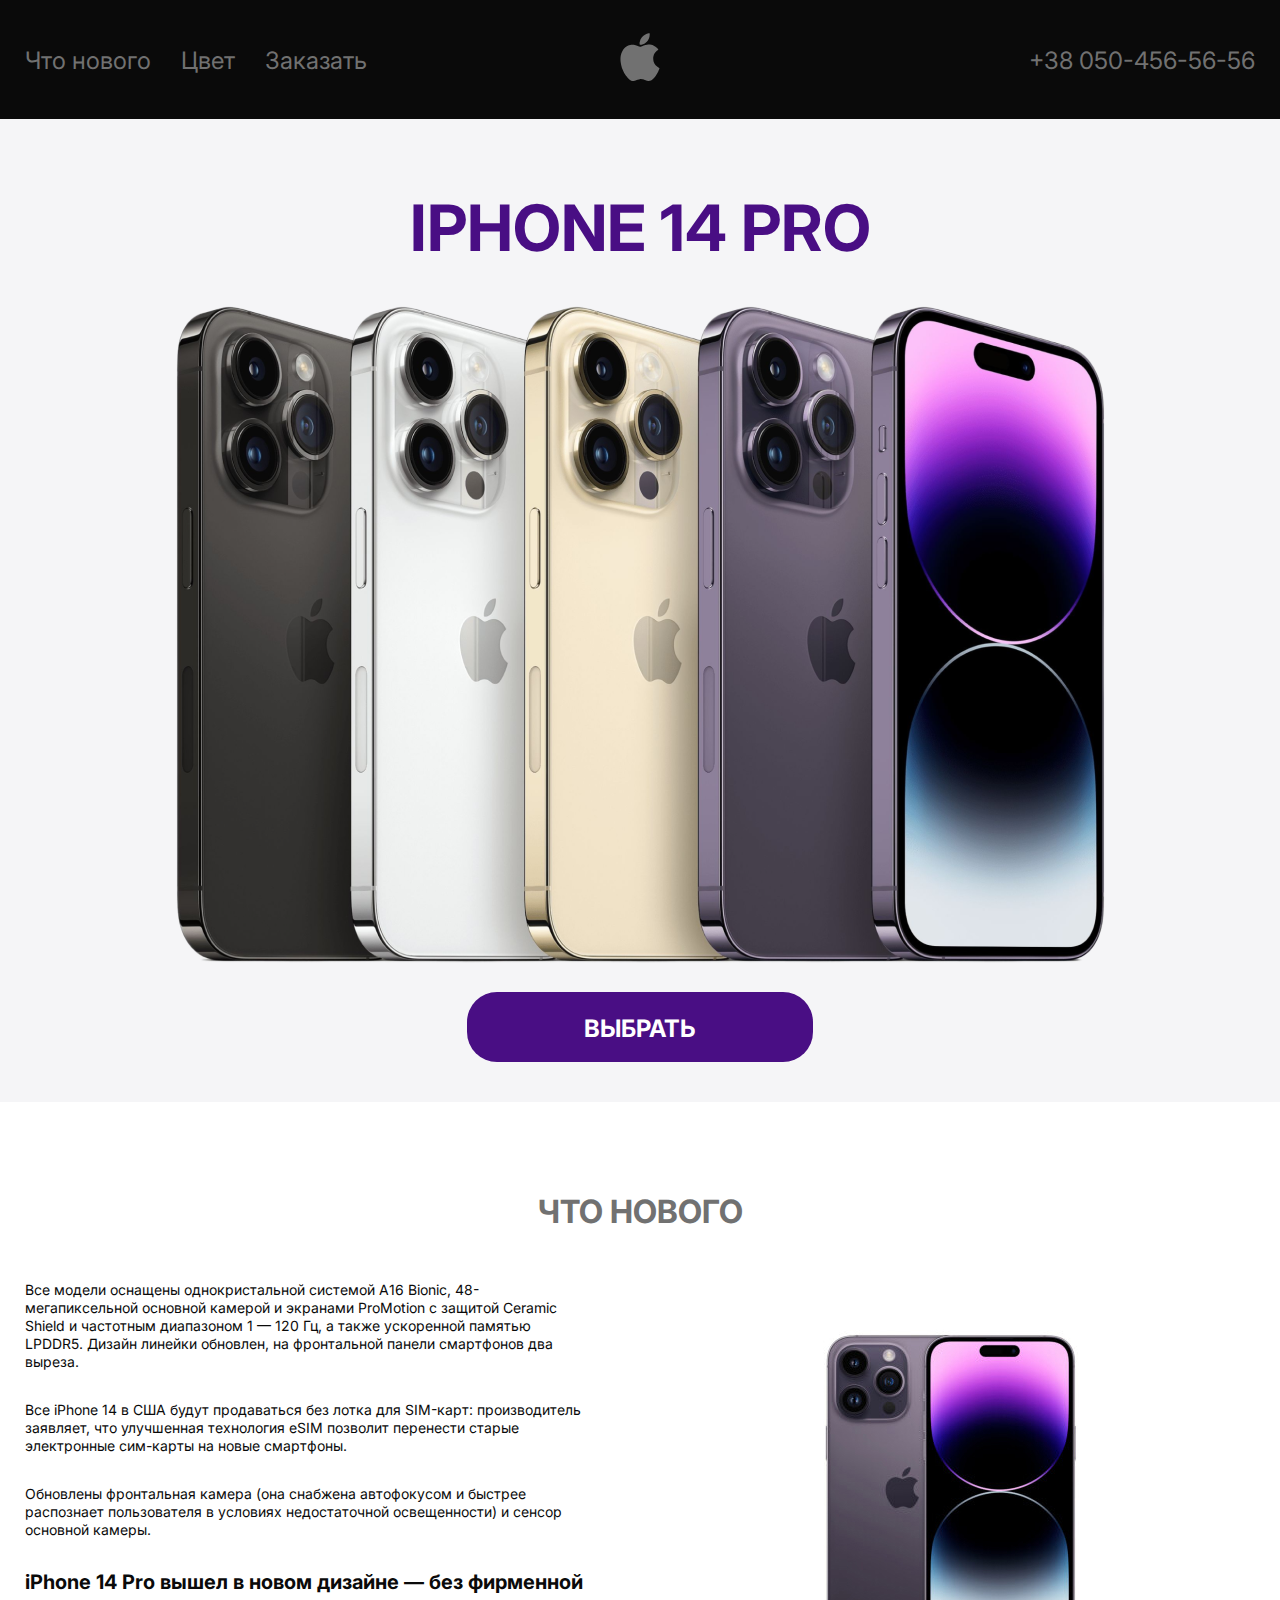
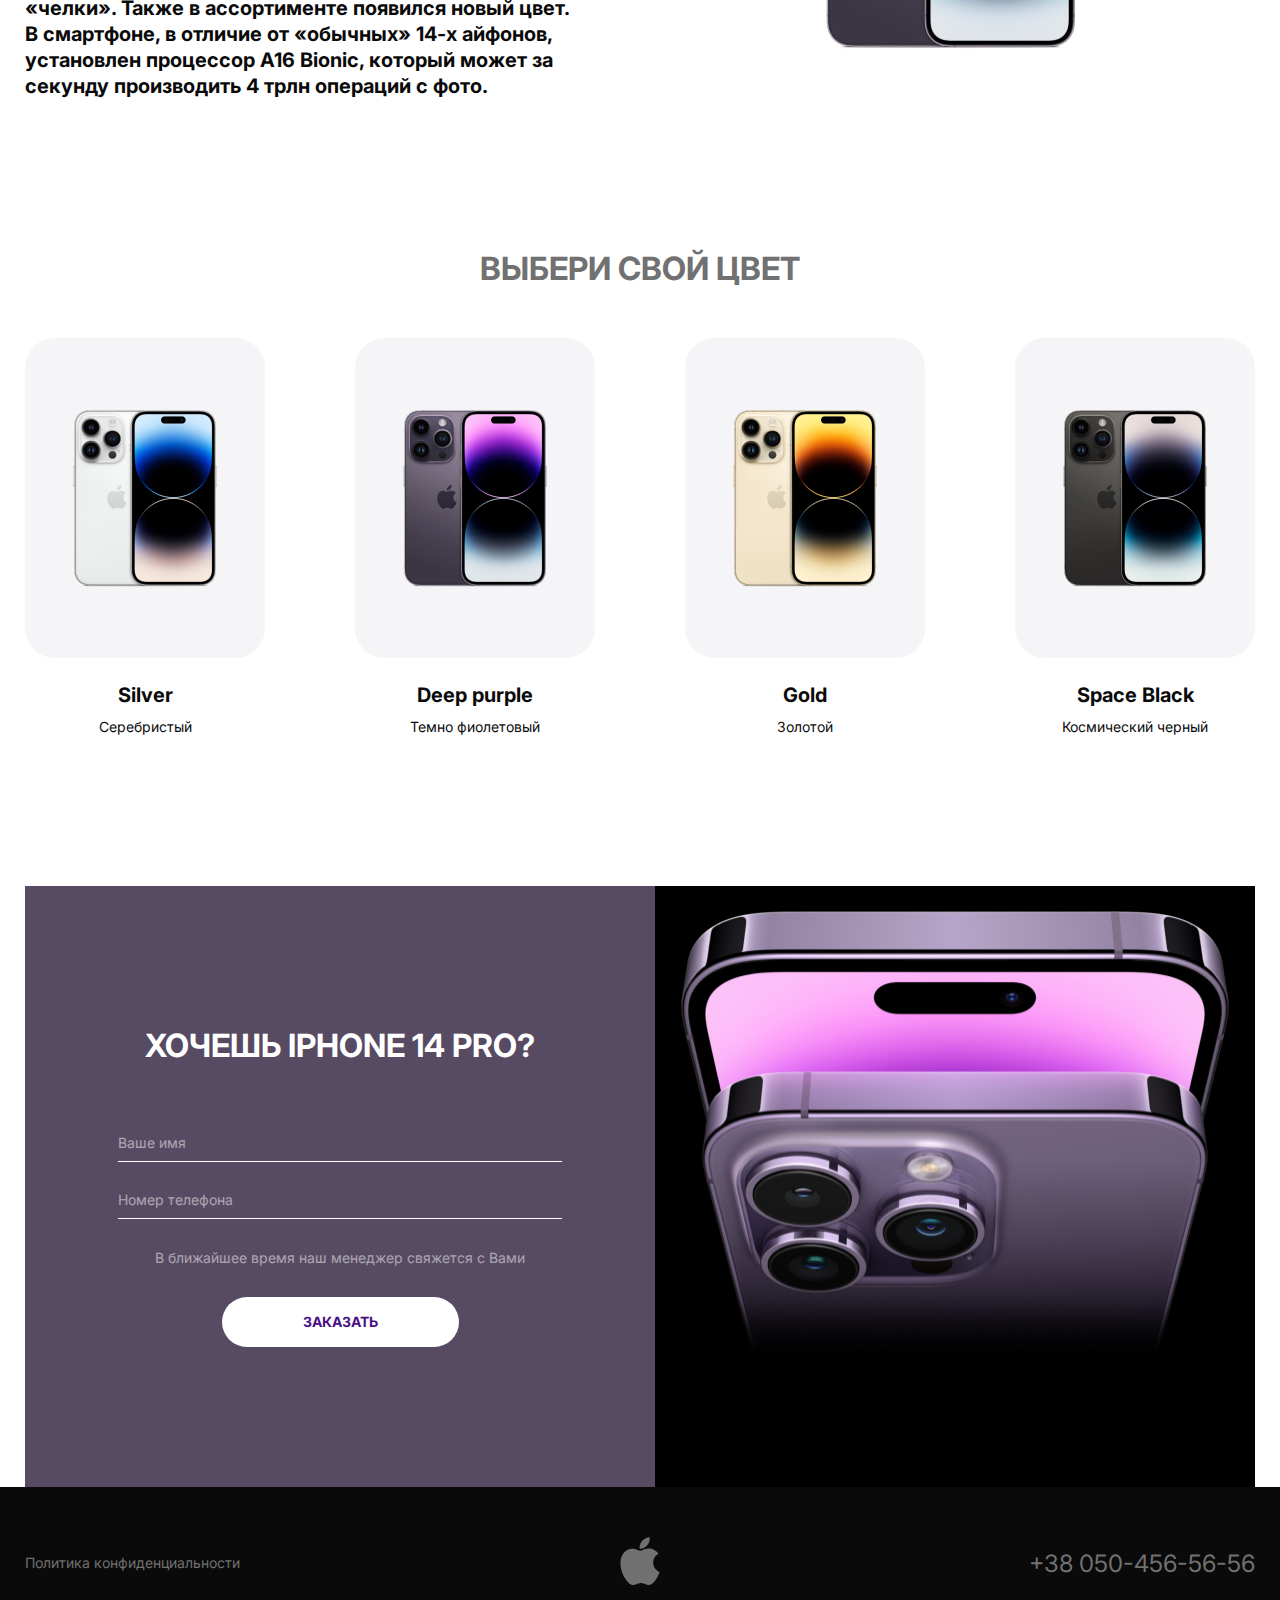
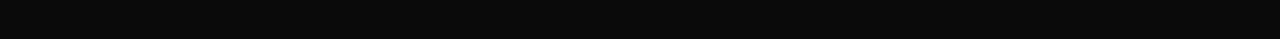
<file: index.html>
<!DOCTYPE html>
<html lang="en">
<head>
  <meta charset="UTF-8">
  <meta name="viewport" content="width=device-width, initial-scale=1.0">
  <link rel="preconnect" href="https://fonts.googleapis.com">
  <link rel="preconnect" href="https://fonts.gstatic.com" crossorigin>
  <link href="https://fonts.googleapis.com/css2?family=Inter:wght@400;700&display=swap" rel="stylesheet">
  <link rel="stylesheet" href="./css/normalize.css">
  <link rel="stylesheet" href="./css/style.css">
  <title>Iphone 14 Pro</title>
</head>
<body>
  <header class="header">
    <div class="container">
      <nav class="nav">
        <div class="nav__btn" type="button">
          <span class="nav__btn-line"></span>
          <span class="nav__btn-line"></span>
          <span class="nav__btn-line"></span>
          <span class="nav__btn-line"></span>
        </div>
        <ul class="nav__menu menu">
          <li class="menu__item">
            <a class="menu__link" href="#">Что нового</a>
          </li>
          <li class="menu__item">
            <a class="menu__link" href="#">Цвет</a>
          </li>
          <li class="menu__item">
            <a class="menu__link" href="#">Заказать</a>
          </li>
        </ul>
        <a class="nav__logo">
          <img class="nav__img" src="./images/logo.svg" alt="link sait">
        </a>
        <a class="nav__phone" href="tel:+380504565656">+38 050-456-56-56</a>
      </nav>
    </div>
  </header>
  <main class="main">
    <section class="headline">
      <div class="container">
        <h1 class="headline__title">IPHONE 14 PRO</h1>
        <img class="headline__img" src="./images/iphone-group.png" alt="Ihpone 14 Pro">
        <a class="headline__btn" href="#">ВЫБРАТЬ</a>
      </div>
    </section>
    <section class="new">
      <div class="container">
        <h2 class="new__title">ЧТО НОВОГО</h2>
        <div class="new__info">
          <div class="new__text">
            <p>
              Все модели оснащены однокристальной системой A16 Bionic, 48-мегапиксельной 
              основной камерой и экранами ProMotion с защитой Ceramic Shield и частотным 
              диапазоном 1 — 120 Гц, а также ускоренной памятью LPDDR5. Дизайн линейки 
              обновлен, на фронтальной панели смартфонов два выреза. 
            </p>
            <p>
              Все iPhone 14 в США будут продаваться без лотка для SIM-карт: производитель 
              заявляет, что улучшенная технология eSIM позволит перенести старые 
              электронные сим-карты на новые смартфоны.
            </p>
            <p>
              Обновлены фронтальная камера (она снабжена автофокусом и быстрее распознает 
              пользователя в условиях недостаточной освещенности) и сенсор основной камеры.
            </p>
            <b>
              iPhone 14 Pro вышел в новом дизайне — без фирменной «челки». Также в 
              ассортименте появился новый цвет. В смартфоне, в отличие от «обычных» 14-х 
              айфонов, установлен процессор A16 Bionic, который может за секунду 
              производить 4 трлн операций с фото.
            </b>
          </div>
          <img class="new__image" src="./images/iphone-new.jpg" alt="iphone">
        </div>
      </div>
    </section>
    <section class="color">
      <div class="container">
        <h2 class="color__title">ВЫБЕРИ СВОЙ ЦВЕТ</h2>
        <ul class="color__list">
          <li class="color__item">
            <img class="color__image" src="images/color-image-1.jpg" alt="iphone">
            <h3>Silver</h3>
            <p>Серебристый</p>
          </li>
          <li class="color__item">
            <img class="color__image" src="images/color-image-2.jpg" alt="iphone">
            <h3>Deep purple</h3>
            <p>Темно фиолетовый</p>
          </li>
          <li class="color__item">
            <img class="color__image" src="images/color-image-3.jpg" alt="iphone">
            <h3>Gold</h3>
            <p>Золотой</p>
          </li>
          <li class="color__item">
            <img class="color__image" src="images/color-image-4.jpg" alt="iphone">
            <h3>Space Black</h3>
            <p>Космический черный</p>
          </li>
        </ul>
      </div>
    </section>
    <section class="contacts">
      <div class="container">
        <div class="contacts__inner">
          <form class="contacts__form" action="#">
            <h2 class="contacts__title">ХОЧЕШЬ IPHONE 14 PRO?</h2>
            <input class="contacts__input" type="text" placeholder="Ваше имя">
            <input class="contacts__input" type="tel" placeholder="Номер телефона">
            <p class="contacts__text">
              В ближайшее время наш менеджер свяжется с Вами
            </p>
            <button class="contacts__btn" type="submit">ЗАКАЗАТЬ</button>
          </form>
          <img class="contacts__image" src="./images/contact.jpg" alt="iphone">
        </div>
      </div>
    </section>
  </main>
  <footer class="footer">
    <div class="container">
      <div class="footer__inner">
        <a class="footer__link" href="#">Политика конфиденциальности</a>
        <a class="footer__logo">
          <img class="footer__image" src="./images/logo.svg" alt="link to sait">
        </a>
        <a class="footer__phone" href="tel:+380504565656">+38 050-456-56-56</a>
      </div>
    </div>
  </footer>

  <script src="./js/script.js"></script>
</body>
</html>
</file>
<file: css/style.css>
body {
  font-family: 'Inter', sans-serif;
  font-size: 14px;
  line-height: 18px;
  font-weight: 400;
  color: #0a0a0a;
}

a {
  text-decoration: none;
  color: inherit;
}

ul {
  margin: 0;
  padding: 0;
  list-style: none;
}

/* ------ header ------- */

.header {
  background-color: #0a0a0a;
  padding: 33px 0 32px;
  color: #717171;
  font-size: 24px;
  line-height: 29px;
}

.container {
  max-width: 1230px;
  margin: 0 auto;
  padding: 0 15px;
}

.nav {
  display: flex;
  justify-content: space-between;
  align-items: center;
}

.nav__btn {
  position: relative;
  display: none;
  width: 50px;
  height: 50px;
  cursor: pointer;
  border: none;
  background-color: transparent;
  order: 1;
}

.nav__btn-line {
  position: absolute;
  left: 0;
  width: 100%;
  height: 3px;
  background-color: #949494;
  transition: .2s ease;
}

.nav__btn-line:nth-child(1){
  top: 0;
}

.nav__btn-line:nth-child(2){
  top: 20px;
}

.nav__btn-line:nth-child(3){
  top: 20px;
}

.nav__btn-line:nth-child(4){
  top: 40px;
}

.menu__open .nav__btn-line:nth-child(1) {
  transform: scaleX(0);
}

.menu__open .nav__btn-line:nth-child(2) {
  transform: rotate(45deg);
}

.menu__open .nav__btn-line:nth-child(3) {
  transform: rotate(-45deg);
}

.menu__open .nav__btn-line:nth-child(4) {
  transform: scaleX(0);
}

.menu {
  display: flex;
  flex-grow: 1;
  flex-basis: 0;
}

.menu__item:not(:last-child) {
  padding-right: 30px;
}

.nav__phone {
  flex-grow: 1;
  flex-basis: 0;
  text-align: right;
}

/* ------ section headline ------- */

.headline {
  background-color: #F5F5F7;
  text-align: center;
  padding: 70px 0 40px;
}

.headline__title {
  text-transform: uppercase;
  margin: 0 0 40px;
  color: #490E84;
  font-size: 64px;
  font-weight: 700;
  line-height: 77px;
}

.headline__img {
  margin-bottom: 25px;
}

.headline__btn {
  display: inline-block;
  font-size: 24px;
  font-weight: 700;
  line-height: 29px;
  text-transform: uppercase;
  color: #fff;
  background-color: #490E84;
  padding: 22px 117px 19px;
  border-radius: 30px;
}

/* ------ section new ------- */

.new {
  padding: 90px 0 150px;
}

.new__title,
.color__title {
  margin: 0 0 50px;
  text-transform: uppercase;
  text-align: center;
  font-size: 32px;
  font-weight: 700;
  line-height: 39px;
  color: #717171;
}

.new__info {
  display: flex;
  align-items: center;
}

.new__text p {
  max-width: 560px;
  margin: 0 0 30px;
}

.new__text b {
  display: block;
  max-width: 560px;
  font-size: 20px;
  line-height: 26px;
}

.new__image {
  margin-left: 190px;
}

/* ------ section new ------- */

.color {
  padding-bottom: 150px;
}

.color__list {
  display: flex;
  justify-content: space-between;
  text-align: center;
}

.color__image {
  margin-bottom: 20px;
}

.color__item h3{
  font-size: 20px;
  font-weight: 700;
  line-height: 26px;
  margin: 0 0 10px;
}

.color__item p {
  margin: 0;
}

/* ------ section contacts ------- */

.contacts__inner {
  display: flex;
  background-color: #574B63;
  color: #fff;
  text-align: center;
}

.contacts__form {
  width: 100%;
  padding: 140px 93px;
}

.contacts__title {
  margin: 0 0 60px;
  text-transform: uppercase;
  font-size: 32px;
  font-weight: 700;
  line-height: 39px;
}

.contacts__input {
  display: block;
  padding: 10px 0;
  border: none;
  border-bottom: 1px solid #fff;
  width: 100%;
  margin-bottom: 20px;
  background-color: #574B63;
}

.contacts__input::placeholder {
  font-size: 14px;
  line-height: 18px;
  color: #fff;
  opacity: 0.5;
  font-family: 'Inter', sans-serif;
  font-weight: 400;
}

.contacts__text {
  margin: 30px 0;
  opacity: 0.5;
}

.contacts__btn {
  cursor: pointer;
  border: none;
  text-transform: uppercase;
  color: #490E84;
  background-color: #fff;
  border-radius: 30px;
  padding: 16px 81px;
  font-weight: 700;
  line-height: 18px;
}

/* ------ footer ------- */


.footer {
  background-color: #0A0A0A;
}



.footer__inner {
  display: flex;
  justify-content: space-between;
  align-items: center;
  padding: 50px 0;
  color: #717171;
}

.footer__link {
  display: flex;
  flex-basis: 0;
  flex-grow: 1;
}

.footer__phone {
  flex-grow: 1;
  flex-basis: 0;
  text-align: right;
  font-size: 24px;
  line-height: 29px;
}

/* ------ media ------- */

@media (max-width: 1200px) {

  .headline__img {
    max-width: 100%;
  }

  .new__image {
    margin-left: 50px;
  }

  .color {
    padding-bottom: 70px;
  }

  .color__list {
    flex-wrap: wrap;
  }

  .color__item {
    width: 50%;
    margin-bottom: 40px;
  }

  .color__image {
    margin-bottom: 10px;
  }

  .contacts {
    background-color: #574B63;
  }

  .contacts__inner {
    display: block;
  }

  .contacts__form {
    width: auto;
  }

  .contacts__image {
    width: 100%;
    max-height: 660px;
    object-fit: cover;
    object-position: top;
  }

}

/* ------------------------ */

@media (max-width: 860px) {

  .nav__btn {
    display: inline-block;
  }

  .menu {
    /* display: none; */
    position: absolute;
    display: flex;
    justify-content: center;
    align-items: center;
    flex-direction: column;
    top: 0;
    right: 0;
    bottom: 0;
    left: 0;
    background-color: #0a0a0a;
    transform: translateY(-100%);
    transition: .3s ease;
  }

  .menu__open .menu {
    transform: translateY(0%);
  }

  .menu__item {
    font-size: 36px;
  }

  .menu__item,
  .menu__item:not(:last-child) {
    padding: 50px 0;
  }

  .nav__phone {
    text-align: center;
  }

  .new__image {
    margin-left: 30px;
  }

  .nav__btn,
  .nav__logo,
  .nav__phone {
    z-index: 10;
  }

}

/* ------------------------ */

@media (max-width: 770px) {

  .headline__title {
    font-size: 55px;
    line-height: 62px;
  }

  .headline__btn {
    font-size: 21px;
    font-weight: 700;
    line-height: 26px;
    padding: 18px 100px;
  }

  .new {
    padding: 60px 0 90px;
  }

  .new__title, .color__title {
    margin: 0 0 42px;
    font-size: 26px;
    line-height: 32px;

  }

  .new__info {
    flex-direction: column;
  }

  .new__text p {
    max-width: 100%;
    margin: 0 30px 20px;
  }

  .new__text b {
    max-width: 100%;
    margin: 0 30px 20px;
    font-size: 18px;
    line-height: 24px;
  }

  .new__image {
    max-width: 100%;
    margin: 0px;
  }

  .contacts__form {
    padding: 100px 80px;
  }

  .contacts__title {
    margin: 0 0 42px;
    font-size: 26px;
    line-height: 32px;
  }

  .contacts__image {
    max-height: 500px;
  }
  
}

/* ------------------------ */

@media (max-width: 630px) {

  .footer__inner {
    flex-direction: column;
    padding: 25px 0;
  }

  .footer__logo {
    margin: 15px 0;
  }

}

/* ------------------------ */

@media (max-width: 560px) {

  .color__item {
    width: 100%;
  }

  .color__image {
    width: 70%;
  }

}

/* ------------------------ */

@media (max-width: 520px) {

  .headline__title {
    font-size: 34px;
    line-height: 42px;
  }

  .headline__btn {
    font-size: 16px;
    font-weight: 700;
    line-height: 20px;
    padding: 10px 60px;
  }

  .new__title, .color__title {
    margin: 0 0 30px;
    font-size: 20px;
    line-height: 24px;
  }

  .new {
    padding: 40px 0 70px;
  }

  .new__text p {
    margin: 0 20px 20px;
  }

  .new__text b {
    margin: 0 20px 20px;
    font-size: 16px;
    line-height: 22px;
  }

  .contacts__form {
    padding: 60px 10px;
  }

  .contacts__title {
    margin: 0 0 42px;
    font-size: 18px;
    line-height: 24px;
  }

  .contacts__image {
    max-height: 320px;
  }

  .contacts__btn {
    padding: 14px 50px;
    font-size: 14px;
    font-weight: 700;
    line-height: 18px;
  }

  .footer__phone {
    font-size: 16px;
    line-height: 22px;
  }
  
}

/* ------------------------ */

@media (max-width: 460px)  {

  .menu__item {
    font-size: 32px;
  }

  .nav__phone {
    display: none;
  }

}
</file>
